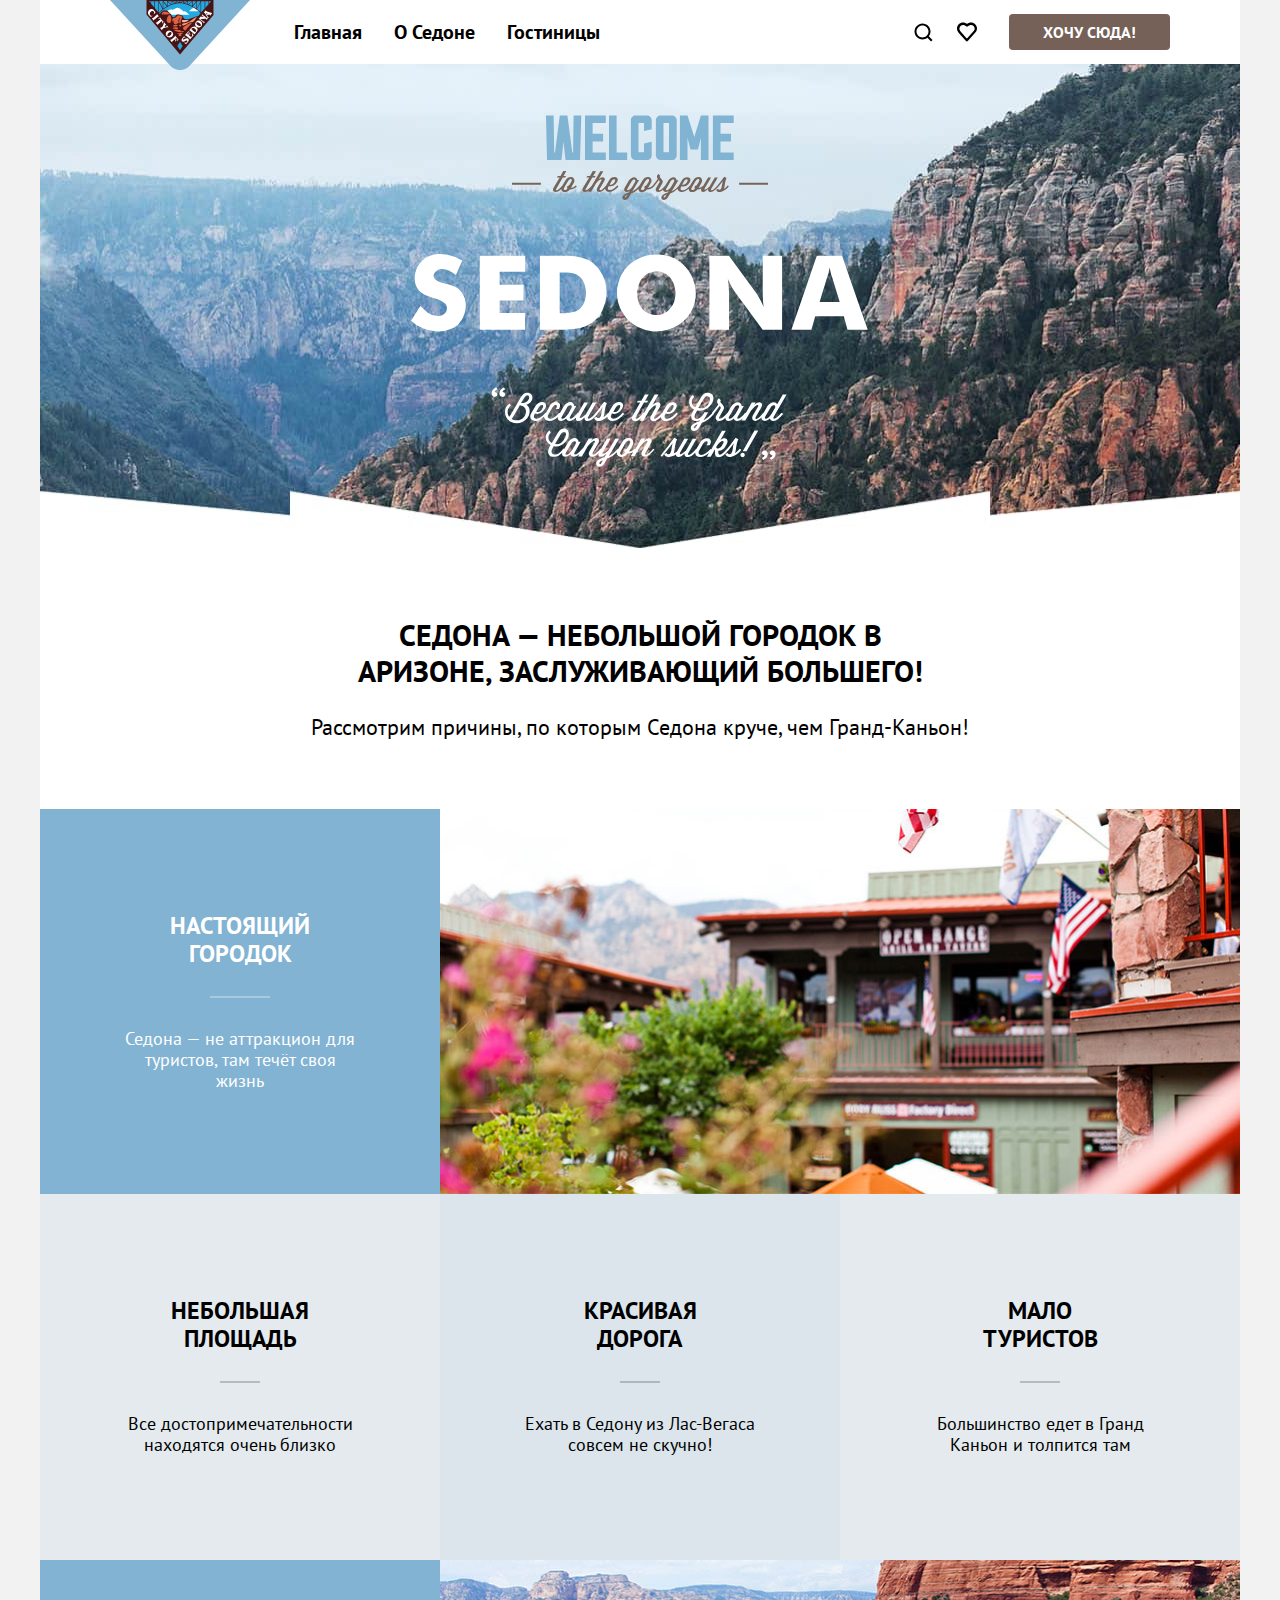
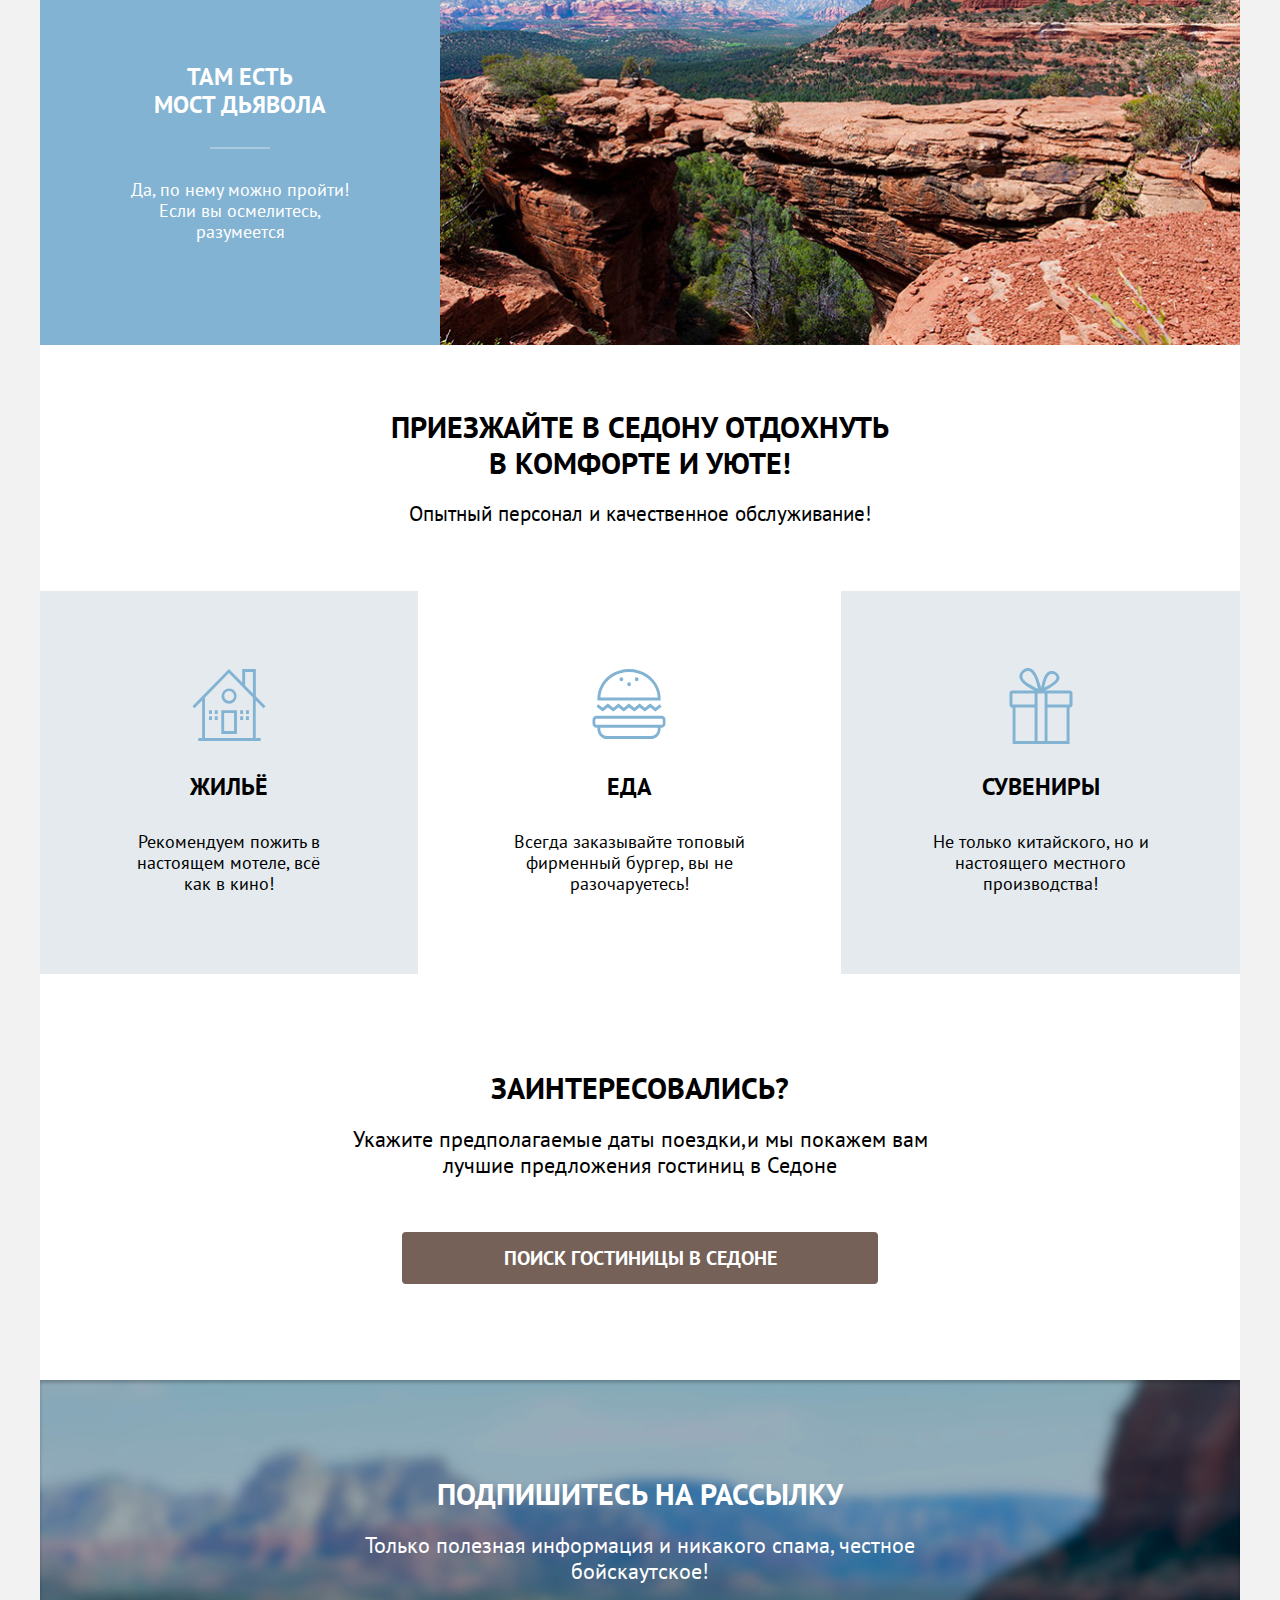
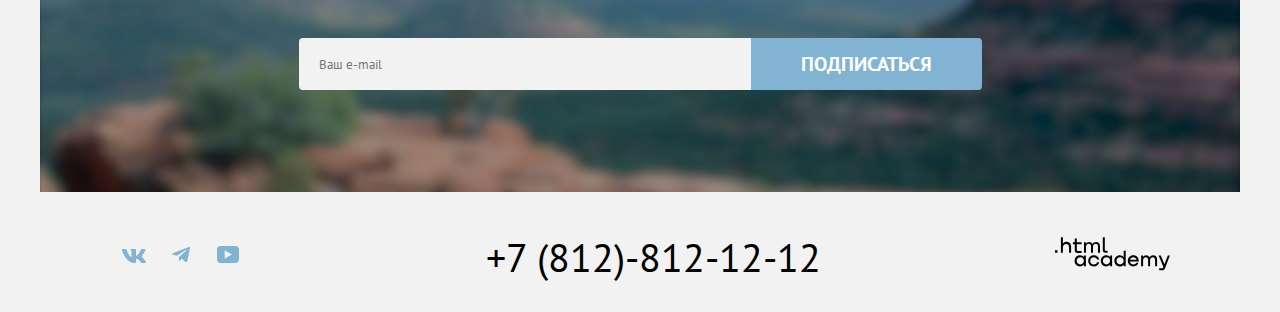
<file: index.html>
<!DOCTYPE html>
<html lang="ru">

  <head>
    <meta charset="utf-8">
    <title>HTML Academy: Седона</title>
    <link rel="stylesheet" href="Styles/styles.css">
  </head>
  <body>
    <header data-test="header" class="page-header">
      <nav class="navigation-header">
        <div class="logo-header">
          <a href="index.html" class="main-menu">
            <img src="img/logo-header.svg" class="logo-nav" alt="Логотип сайта Седоны" width="140" height="70.05">
          </a>
        </div>
        <ul class="navigation-menu">
          <li class="navigation-item">
            <a href="index.html" class="navigation-list">Главная</a>
          </li>
          <li class="navigation-item">
            <a href="#" class="navigation-list ">О Седоне</a>
          </li>
          <li class="navigation-item">
            <a href="catalog.html" class="navigation-list ">Гостиницы</a>
          </li>
        </ul>
        <ul class="navigation-user">
          <li class="search">
            <a href="#" class="search-link">
              <img src="img/search.svg" alt="Поиск" width="20px" height="20px">
            </a>
          </li>
          <li class="like">
            <a href="#" class="like-link">
              <img src="img/like.svg"  alt="Понравилось" width="20px" height="20px">
            </a>
          </li>
          <li class="button-header ">
            <a href="#" class="button-navigation">Хочу сюда!</a>
          </li>
        </ul>
      </nav>
    </header>
    <main data-test="main" class="main-container main-info">
      <div class="page-container">
        <div data-test="hero" class="hero">
          <h1 class="visually-hidden" >Седона городок в Аризоне</h1>
          <img class="welcome-sedona" src="img/welcome.svg" alt="Добро пожаловать в Седону" width="458" height="352">
        </div>
        <div class="small-town">
          <p class="more-sedona"> Седона — небольшой городок в  <br>  Аризоне, заслуживающий большего!</p>
          <p class="reason">Рассмотрим причины, по которым Седона круче, чем Гранд-Каньон!</p>
        </div>
        <section data-test="advantages">
          <ul class="main-info">
            <li class=" real-city">
              <H3 class="flex-header a-line-white">Настоящий городок</h3>
              <p class="text-revision">Седона — не аттракцион для туристов, там течёт своя жизнь</p>
            </li>
            <li class="real-city-picture">
              <img class="real-city-picture" src="img/real-town.jpg" alt="Дома в Аризоне" width="800" height="385">
            </li>
          </ul>
          <ul class="list-flex">
            <li class=" small-area">
              <h3 class="flex-header a-line">Небольшая площадь</h3>
              <p class="text-revision"> Все достопримечательности находятся очень близко</p>
            </li>
            <li class=" perfect-road">
              <h3 class="flex-header a-line">Красивая <br> дорога</h3>
              <P class="text-revision">Ехать в Седону из Лас-Вегаса совсем не скучно!</P>
            </li>
            <li class=" few-tourists">
              <h3 class="flex-header a-line"> Мало <br> туристов</h3>
              <p class="text-revision">Большинство едет в Гранд Каньон и толпится там</p>
            </li>
          </ul>
          <ul class="list-devi-s-bridge">
            <li class="devi-s-bridge">
              <h3 class="flex-header a-line-white"> Там есть <br> мост дьявола</h3>
              <p class="text-revision">Да, по нему можно пройти! Если вы осмелитесь, разумеется</p>
            </li>
            <li class="li-devi-s-bridge">
              <img class="picture-devi-s-bridge" src="img/devil's-bridge.jpg" alt="Мост дьявола" width="800"
                height="385">
            </li>
          </ul>
          <div class="come-to-sedona">
            <h2 class="header-come-to-sedona">Приезжайте в Седону отдохнуть <br> в комфорте и уюте!</h2>
            <p class="p-come-to-sedona">Опытный персонал и качественное обслуживание!</p>
          </div>
        <div class="ofer-list">
          <ul class="list-of-benefits">
            <li class="advantages-home">
              <h3 class="h-list-of-benefits">Жильё</h3>
              <p class="p-list-of-benefits">Рекомендуем пожить в настоящем мотеле, всё как в кино!</p>
            </li>
            <li class="advantages-food">
              <h3 class="h-list-of-benefits">Еда</h3>
              <p class="p-list-of-benefits">Всегда заказывайте топовый фирменный бургер, вы не разочаруетесь!</p>
            </li>
            <li class="advantages-present">
              <h3 class="h-list-of-benefits">Сувениры</h3>
              <p class="p-list-of-benefits">Не только китайского, но и настоящего местного производства!</p>
            </li>
          </ul>
        </div>
      </section>
        <section data-test="search" class="hotel-search">
          <h3 class="h-hotel-search">Заинтересовались?</h3>
          <p class="p-hotel-search">Укажите предполагаемые даты поездки,и мы покажем вам лучшие предложения гостиниц в
            Седоне</p>
          <a class="button button-search" href="#">Поиск гостиницы в Седоне</a>
        </section>
      </div>
    </main>
    <footer>
      <div data-test="subscribe" class="sending-mail1">
        <div class="text-subscribe">
          <h2 class="h-text-subscribe">Подпишитесь на рассылку</h2>
          <p class="p-text-subscribe">Только полезная информация и никакого спама, честное бойскаутское!</p>
          <div class="sending-mail">
            <form class="sending-mail" action="https://echo.htmlacademy.ru/" method="post">
              <input class="field" placeholder="Ваш e-mail" type="email" name="mailing-list" id="mailing-list" required>
              <button class="mailing-list button-blue-card" type="submit">подписаться</button>
            </form>
          </div>
        </div>
      </div>
      <section data-test="footer" class="footer-filling">
        <div class="footer-social">
          <ul class="list-footer-social">
            <li  class="social-link">
              <a  href="#">
                <svg class="social-link-button" xmlns="http://www.w3.org/2000/svg" width="24" height="14" viewBox="0 0 24 14"  fill="#83B3D3">
                  <path fill-rule="evenodd" clip-rule="evenodd" d="M23.45 0.948C23.616 0.402 23.45 0 22.655 0H20.03C19.362 0 19.054 0.347 18.887 0.73C18.887 0.73 17.552 3.926 15.661 6.002C15.049 6.604 14.771 6.795 14.437 6.795C14.27 6.795 14.019 6.604 14.019 6.057V0.948C14.019 0.292 13.835 0 13.279 0H9.151C8.734 0 8.483 0.304 8.483 0.593C8.483 1.214 9.429 1.358 9.526 3.106V6.904C9.526 7.737 9.373 7.888 9.039 7.888C8.149 7.888 5.984 4.677 4.699 1.003C4.45 0.288 4.198 0 3.527 0H0.9C0.15 0 0 0.347 0 0.73C0 1.412 0.89 4.8 4.145 9.281C6.315 12.341 9.37 14 12.153 14C13.822 14 14.028 13.632 14.028 12.997V10.684C14.028 9.947 14.186 9.8 14.715 9.8C15.105 9.8 15.772 9.992 17.33 11.467C19.11 13.216 19.403 14 20.405 14H23.03C23.78 14 24.156 13.632 23.94 12.904C23.702 12.18 22.852 11.129 21.725 9.882C21.113 9.172 20.195 8.407 19.916 8.024C19.527 7.533 19.638 7.314 19.916 6.877C19.916 6.877 23.116 2.451 23.449 0.948H23.45Z"/>
                  </svg>
              </a>
            </li>
            <li  class="social-link">
              <a  href="#">
                <svg class="social-link-button" xmlns="http://www.w3.org/2000/svg" width="18" height="16" viewBox="0 0 18 16"  fill="#83B3D3">
                  <path d="M16.785 0.0992597L0.840489 6.24776C-0.247661 6.68481 -0.241365 7.29184 0.640845 7.56253L4.73445 8.83953L14.2058 2.8637C14.6537 2.59121 15.0629 2.7378 14.7265 3.03636L7.05283 9.96185H7.05103L7.05283 9.96275L6.77045 14.1823C7.18413 14.1823 7.36669 13.9925 7.59871 13.7686L9.58705 11.8351L13.7229 14.89C14.4855 15.31 15.0332 15.0941 15.2229 14.1841L17.9379 1.38885C18.2158 0.274623 17.5126 -0.229883 16.785 0.0992597Z" />
                </svg>
              </a>
            </li>
            <li  class="social-link">
              <a  href="#">
                <svg class="social-link-button" xmlns="http://www.w3.org/2000/svg" width="22" height="17" viewBox="0 0 22 17"  fill="#83B3D3">
                  <path d="M18.607 0H3.17413C1.31343 0 0 1.59375 0 3.4V13.4937C0 15.4062 1.31343 17 3.17413 17H18.8259C20.4677 17 22 15.4062 22 13.6V3.4C21.7811 1.59375 20.4677 0 18.607 0ZM7.66169 12.5375V4.4625L14.995 8.5L7.66169 12.5375Z"/>
                </svg>
              </a>
            </li>
          </ul>
        </div>
        <div class="number">
          <a class="tel-number" href="tel:+78128121212">+7 (812)-812-12-12</a>
        </div>
        <div class="autor">
          <a href="https://htmlacademy.ru/profession/frontender" class="logo-html-academy">
            <svg class="logo" width="115" height="34" viewbox="0 0 115 34" fill="#000000"><g filter="url(#a)">
            <path d="M0 13.256v2.6h2.5v-2.6H0ZM11.6 4.856c-1.6 0-2.8.7-3.6 1.7h-.1v-6.2h-2v15.5h2v-5.3c0-2.1 1.3-3.6 3.3-3.6 1.8 0 2.9 1.4 2.9 3.2v5.7h2v-6.1c.1-3-1.8-4.9-4.5-4.9ZM26.6 5.156h-4.8v-3.7h-2v3.8h-1.9v2h1.9v6c0 1.7 1 2.7 2.7 2.7h4.1v-2h-3.7c-.7 0-1.1-.4-1.1-1.1v-5.7h4.8v-2ZM41.1 4.956c-1.6 0-2.9.8-3.5 2.1h-.1c-.6-1.2-1.8-2.1-3.4-2.1-1.4 0-2.5.8-3.1 1.8h-.1v-1.6H29v10.6h2v-5.4c0-2 1-3.5 2.6-3.5 1.5 0 2.4 1 2.4 2.6v6.3h2v-5.6c0-2.4 1.4-3.3 2.6-3.3 1.5 0 2.4 1 2.4 2.6v6.3h2v-6.5c.1-2.5-1.4-4.3-3.9-4.3ZM47.8 13.056c0 1.7 1 2.7 2.8 2.7h2v-2h-1.7c-.7 0-1.1-.4-1.1-1.1V.356h-2v12.7ZM28.9 20.056c-.9-1.1-2.2-1.8-3.9-1.8-3.1 0-5.4 2.3-5.4 5.6s2.3 5.6 5.4 5.6c1.8 0 3-.8 3.8-1.9h.1v1.6h2v-10.6h-2v1.5Zm-3.6 7.4c-2.2 0-3.6-1.6-3.6-3.6s1.4-3.6 3.6-3.6 3.6 1.6 3.6 3.6c0 1.9-1.4 3.6-3.6 3.6ZM44.2 22.356c-.5-2.4-2.6-4.1-5.4-4.1-3.4 0-5.6 2.5-5.6 5.6 0 3.1 2.2 5.6 5.6 5.6 2.8 0 4.9-1.8 5.4-4.2h-2.1c-.4 1.3-1.7 2.3-3.3 2.3-2.2 0-3.6-1.6-3.6-3.6s1.4-3.6 3.6-3.6c1.6 0 2.8 1 3.3 2.2h2.1v-.2ZM55.1 20.056c-.9-1.1-2.2-1.8-3.9-1.8-3.1 0-5.4 2.3-5.4 5.6s2.3 5.6 5.4 5.6c1.8 0 3-.8 3.8-1.9h.1v1.6h2v-10.6h-2v1.5Zm-3.6 7.4c-2.2 0-3.6-1.6-3.6-3.6s1.4-3.6 3.6-3.6 3.6 1.6 3.6 3.6c0 1.9-1.5 3.6-3.6 3.6ZM68.7 20.156c-.9-1.1-2.2-1.9-3.9-1.9-3.1 0-5.4 2.3-5.4 5.6s2.2 5.6 5.4 5.6c1.7 0 3-.8 3.8-1.8h.1v1.5h2v-15.4h-2v6.4Zm-3.6 7.3c-2.2 0-3.6-1.6-3.6-3.6s1.4-3.6 3.6-3.6 3.6 1.6 3.6 3.6c-.1 2-1.5 3.6-3.6 3.6ZM78.3 18.256c-3.3 0-5.5 2.5-5.5 5.6 0 3 2.1 5.6 5.5 5.6 2.5 0 4.5-1.3 5.2-3.6h-2.1c-.5 1-1.6 1.6-3 1.6-1.9 0-3.3-1.3-3.4-2.9h8.8c.2-3.6-2-6.3-5.5-6.3Zm0 1.9c1.7 0 3 1 3.3 2.6h-6.5c.3-1.5 1.5-2.6 3.2-2.6ZM98.2 18.256c-1.6 0-2.9.8-3.6 2h-.1c-.6-1.2-1.8-2-3.4-2-1.4 0-2.5.7-3.1 1.8v-1.5h-1.9v10.6h2v-5.4c0-2 1-3.4 2.6-3.5 1.5 0 2.4 1 2.4 2.6v6.3h2v-5.6c0-2.4 1.4-3.3 2.6-3.3 1.5 0 2.4 1 2.4 2.6v6.3h2v-6.5c.1-2.6-1.4-4.4-3.9-4.4ZM109.4 27.356l-3.6-8.9h-2.2l4.8 11.6c-.3.9-.7 1.2-1.7 1.2h-2.5v2h2.5c1.8 0 2.8-.8 3.5-2.6l4.7-12.2h-2.1l-3.4 8.9Z"/></svg></span>

          </a>
        </div>
        </div>
      </section>
    </footer>
  </body>
</html>
</file>
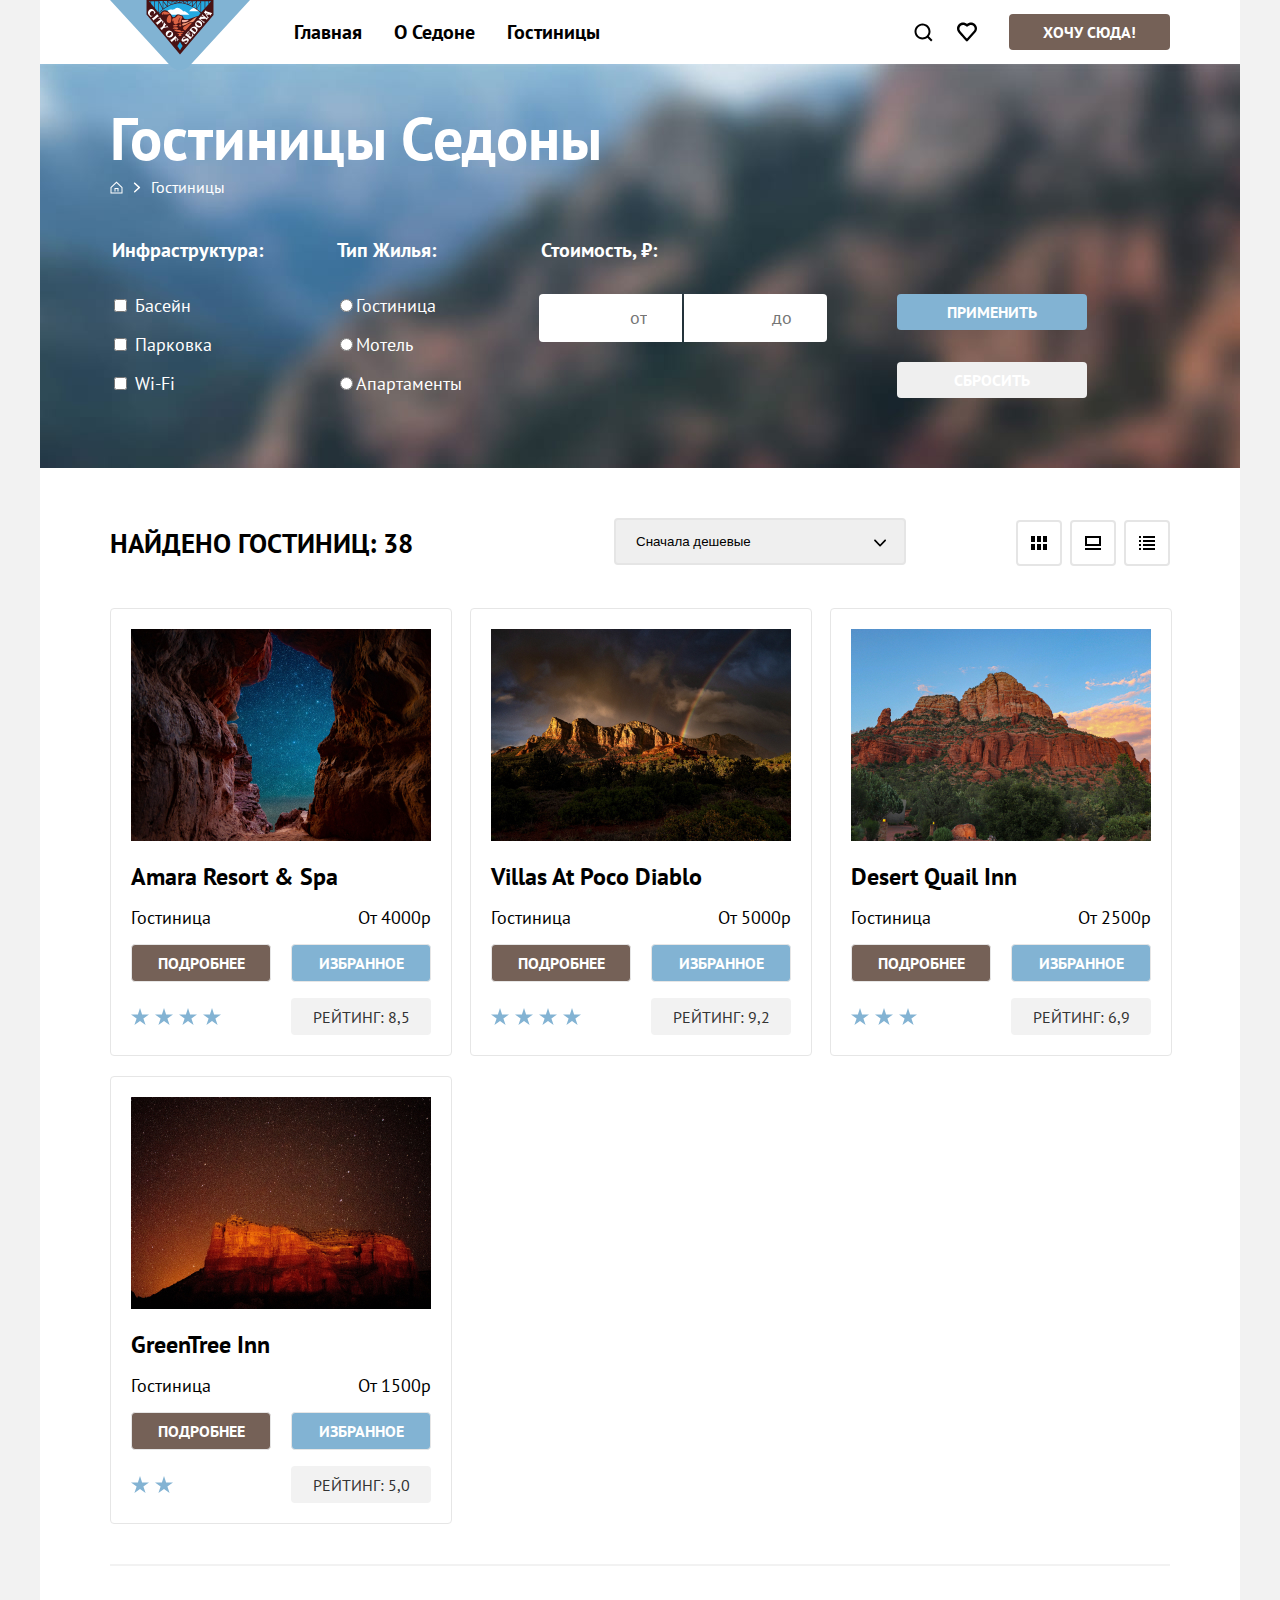
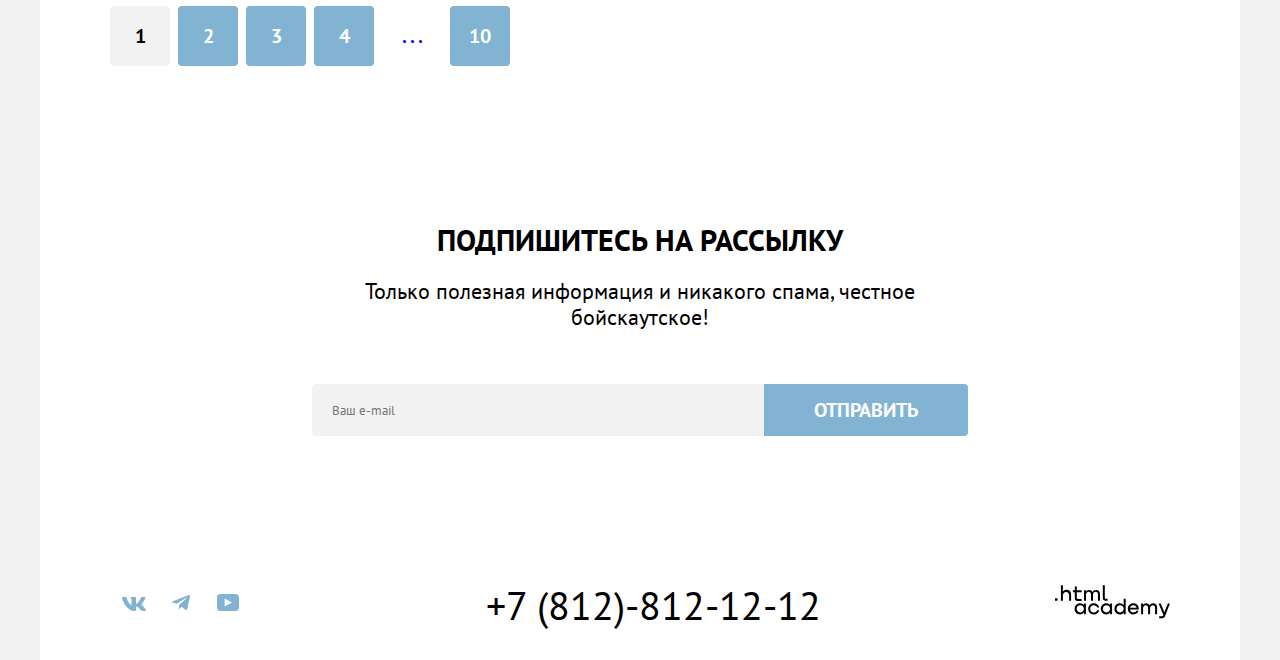
<file: catalog.html>
<!DOCTYPE html>
<html lang="ru">

  <head>
    <meta charset="utf-8">
    <title>HTML Academy: Седона</title>
    <link rel="stylesheet" href="Styles/styles.css">
  </head>
  <body>
    <header data-test="header" class="page-header">
      <nav class="navigation-header">
        <div class="logo-header">
          <a href="index.html" class="main-menu">
            <img src="img/logo-header.svg" class="logo-nav" alt="Логотип сайта Седоны" width="140" height="70.05">
          </a>
        </div>
        <ul class="navigation-menu">
          <li class="navigation-item">
            <a href="index.html" class="navigation-list">Главная</a>
          </li>
          <li class="navigation-item">
            <a href="#" class="navigation-list">О Седоне</a>
          </li>
          <li class="navigation-item">
            <a href="catalog.html" class="navigation-list">Гостиницы</a>
          </li>
        </ul>
        <ul class="navigation-user">
          <li class="search">
            <a href="#" class="search-link">
              <img src="img/search.svg" alt="Поиск" width="20px" height="20px">
            </a>
          </li>
          <li class="like">
            <a href="#" class="like-link">
              <img src="img/like.svg"  alt="Понравилось" width="20px" height="20px">
            </a>
          </li>
          <li class="button-header ">
            <a href="#" class="button-navigation">Хочу сюда!</a>
          </li>
        </ul>
      </nav>
    </header>
    <main>
      <section data-test="main" class="attribute-filters">
        <div class="main-crumbs">
          <h1 class="inner-header-title">Гостиницы Седоны</h1>
          <form class="form-price" action="https://echo.htmlacademy.ru/" method="post">
            <h2 class="visually-hidden">Фильтры атрибутов гостиницы</h2>
            <ol class="breadcrumbs-items">
              <li class="breadcrumbs">
                <a href="index.html" class="breadcrumbs svg-breadcrumbs-home">
                  <span class="breadcrumbs" alt="Главная">
                    <svg class="svg-breadcrumbs-home " xmlns="http://www.w3.org/2000/svg" width="13" height="13" viewBox="0 0 13 13" fill="white">
                      <path d="M6.5 0.5L0.5 6.30006V12.5001H12.5V6.30006L6.5 0.5ZM11.5 11.5001H1.5V6.70005L6.5 1.9L11.5 6.70005V11.5001Z"/>
                      <path d="M4.5 10.5001H5.5V8.00005H7.5V10.5001H8.5V7.00005H4.5V10.5001Z" />
                    </svg>
                    <img src="img/breadcrumbs.svg" alt="breadcrumbs-row" class="svg-breadcrumbs">
                  </span>
                </a>
              </li>
              <li class="breadcrumbs-hotel breadcrumbs">
                <a href="#" class="breadcrumbs">Гостиницы</a>
              </li>
            </ol>
        </div>
        <div data-test="filter" class="more-form">
          <form>
            <fieldset class="infrastructure-form">
              <legend class="infa">Инфраструктура:</legend>
              <ul class="infrastructure-form-list removed-points">
                <li class="infrastructure-items">
                  <label>
                    <input type="checkbox" name="pool"> Басейн
                  </label>
                </li>
                <li class="infrastructure-items">
                  <label>
                    <input type="checkbox" name="parking"> Парковка
                  </label>
                </li>
                <li class="infrastructure-items">
                  <label>
                    <input type="checkbox" name="Wi-Fi"> Wi-Fi
                  </label>
                </li>
              </ul>
            </fieldset>
            <fieldset class="house-attributes">
              <legend class="infa-home">Тип жилья:</legend>
              <ul class="house-attributes-list removed-points">
                <li class="type-house">
                  <label>
                    <input type="radio" name="type-of-housing">Гостиница
                  </label>
                </li>
                <li class="type-house">
                  <label>
                    <input type="radio" name="type-of-housing">Мотель
                  </label>
                </li>
                <li class="type-house">
                  <label>
                    <input type="radio" name="type-of-housing">Апартаменты
                  </label>
                </li>
              </ul>
            </fieldset>
            <fieldset class="infa-price-list">
              <legend class="infa-price">Стоимость, ₽:</legend>
              <div class="button-price-filter">
              <input class="text-price-left text-price-style" type="number" id="form-price-min" name="price-min" placeholder="От">
              <input class="text-price-right text-price-style" type="number" id="form-price-max" name="price-max" placeholder="До">
              </div>
            </fieldset>
            <div class="button-filter">
            <button class="button-price button-blue-card" type="submit">Применить</button>
            <button class="button-price-two" type="reset">сбросить</button>
            </div>
          </form>
        </div>
      </section>
      <section data-test="catalog" class="catalog-menu">
        <div class="hotels-found">
          <h2 class="hotels-found-h">Найдено гостиниц: 38</h2>
          <div class="select-wrapper">
          <select class="select-hotels-found" name="theme">
            <option value="cheap-first">Сначала дешевые</option>
            <option value="expensive-first">Сначала дорогие</option>
          </select>
          </div>
          <ul class="hotels-found-ul">
            <li>
              <a href="#" class="filter-buttons button-visualy-hidden">
                <img src="img/vector5.svg" width="16" height="14" alt="Карточки">
              </a>
            </li>
            <li>
              <a href="#" class=" filter-buttons reading-mode">
                <img src="img/vector6.svg" width="16" height="14" alt="Чтение">
              </a>
            </li>
            <li>
              <a href="#" class="filter-buttons list-per-page">
                <img src="img/vector7.svg" width="16" height="14" alt="Список">
              </a>
            </li>
          </ul>
        </div>
        <div class="catalog-block">
          <ul class="catalog-block-list">
            <li class="card">
              <a class="picture" href="#">
                <img src="img/hotel/hotel-1.jpg" alt="звездное небо в скалах" width="300" height="212">
              </a>
              <div class="grid-card">
              <a class="picture-a" href="#">
                <h3 class="picture-name">Amara Resort & Spa</h3>
              </a>
              <p class="hotel-card">Гостиница</p>
              <p class="price-card">От 4000р</p>
              <button class="button-card-more button-brown-card">Подробнее</button>
              <button class="button-card-favorites button-blue-card">Избранное</button>
              <div class="star-card-1"></div>
              <p class="rating">Рейтинг: 8,5</p>
            </div>
            </li>
            <li class="card">
              <a class="picture" href="#">
                <img src="img/hotel/hotel-2.jpg" alt="радуга в горах" width="300px" height="212">
              </a>
              <div class="grid-card">
              <a class="picture-a" href="#">
                <h3 class="picture-name">Villas at Poco Diablo</h3>
              </a>
              <p class="hotel-card">Гостиница</p>
              <p class="price-card">От 5000р</p>
              <button class="button-card-more button-brown-card">Подробнее</button>
              <button class="button-card-favorites button-blue-card">Избранное</button>
              <div class="star-card-2"></div>
              <p class="rating">Рейтинг: 9,2</p>
            </div>
            </li>
            <li class="card">
              <a class="picture" href="#">
                <img src="img/hotel/hotel-3.jpg" alt="рассвет на горе" width="300" height="212">
              </a>
              <div class="grid-card">
              <a class="picture-a" href="#">
                <h3 class="picture-name">Desert Quail Inn</h3>
              </a>
              <p class="hotel-card">Гостиница</p>
              <p class="price-card">От 2500р</p>
              <button class="button-card-more button-brown-card">Подробнее</button>
              <button class="button-card-favorites button-blue-card">Избранное</button>
              <div class="star-card-3"></div>
              <p class="rating">Рейтинг: 6,9</p>
              </div>
            </li>
            <li class="card">
              <a class="picture" href="#">
                <img src="img/hotel/hotel-4.jpg" alt="закат в горах" width="300" height="212">
              </a>
              <div class="grid-card">
              <a class="picture-a" href="#">
                <h3 class="picture-name">GreenTree Inn</h3>
              </a>
              <p class="hotel-card">Гостиница</p>
              <p class="price-card">От 1500р</p>
              <button class="button-card-more button-brown-card">Подробнее</button>
              <button class="button-card-favorites button-blue-card">Избранное</button>
              <div class="star-card-4"></div>
              <p class="rating">Рейтинг: 5,0</p>
              </div>
            </li>

          </ul>
        </div>
        <div class="pagination-container">
          <ul class="pagination">
            <li><a href="#" class="pagination-button-1">1</a></li>
            <li><a href="#" class="pagination-button">2</a></li>
            <li><a href="#" class="pagination-button">3</a></li>
            <li><a href="#" class="pagination-button">4</a></li>
            <li><a href="#" class="pagination-plug">. . .</a></li>
            <li><a href="#" class="pagination-button">10</a></li>
          </ul>
        </div>
      </section>
    </main>
    <footer class="footer-in-catalog">
      <div data-test="subscribe" class="sending-mail">
        <div class="text-subscribe1">
          <h2 class="h-text-subscribe">Подпишитесь на рассылку</h2>
          <p class="p-text-subscribe">Только полезная информация и никакого спама, честное бойскаутское!</p>
          <div class="sending-mail">
            <form class="sending-mail" action="https://echo.htmlacademy.ru/" method="post">
              <input class="field" placeholder="Ваш e-mail" type="email" name="mailing-list" id="mailing-list" required>
              <button class="mailing-list  button-blue-card" type="submit">отправить</button>
            </form>
          </div>
        </div>
      </div>
      <section data-test="footer" class="footer-filling">
       <div class="footer-social">
        <ul class="list-footer-social">
          <li  class="social-link">
            <a  href="#">
              <svg class="social-link-button" xmlns="http://www.w3.org/2000/svg" width="24" height="14" viewBox="0 0 24 14"  fill="#83B3D3">
                <path fill-rule="evenodd" clip-rule="evenodd" d="M23.45 0.948C23.616 0.402 23.45 0 22.655 0H20.03C19.362 0 19.054 0.347 18.887 0.73C18.887 0.73 17.552 3.926 15.661 6.002C15.049 6.604 14.771 6.795 14.437 6.795C14.27 6.795 14.019 6.604 14.019 6.057V0.948C14.019 0.292 13.835 0 13.279 0H9.151C8.734 0 8.483 0.304 8.483 0.593C8.483 1.214 9.429 1.358 9.526 3.106V6.904C9.526 7.737 9.373 7.888 9.039 7.888C8.149 7.888 5.984 4.677 4.699 1.003C4.45 0.288 4.198 0 3.527 0H0.9C0.15 0 0 0.347 0 0.73C0 1.412 0.89 4.8 4.145 9.281C6.315 12.341 9.37 14 12.153 14C13.822 14 14.028 13.632 14.028 12.997V10.684C14.028 9.947 14.186 9.8 14.715 9.8C15.105 9.8 15.772 9.992 17.33 11.467C19.11 13.216 19.403 14 20.405 14H23.03C23.78 14 24.156 13.632 23.94 12.904C23.702 12.18 22.852 11.129 21.725 9.882C21.113 9.172 20.195 8.407 19.916 8.024C19.527 7.533 19.638 7.314 19.916 6.877C19.916 6.877 23.116 2.451 23.449 0.948H23.45Z"/>
                </svg>
            </a>
          </li>
          <li  class="social-link">
            <a  href="#">
              <svg class="social-link-button" xmlns="http://www.w3.org/2000/svg" width="18" height="16" viewBox="0 0 18 16"  fill="#83B3D3">
                <path d="M16.785 0.0992597L0.840489 6.24776C-0.247661 6.68481 -0.241365 7.29184 0.640845 7.56253L4.73445 8.83953L14.2058 2.8637C14.6537 2.59121 15.0629 2.7378 14.7265 3.03636L7.05283 9.96185H7.05103L7.05283 9.96275L6.77045 14.1823C7.18413 14.1823 7.36669 13.9925 7.59871 13.7686L9.58705 11.8351L13.7229 14.89C14.4855 15.31 15.0332 15.0941 15.2229 14.1841L17.9379 1.38885C18.2158 0.274623 17.5126 -0.229883 16.785 0.0992597Z" />
              </svg>
            </a>
          </li>
          <li  class="social-link">
            <a  href="#">
              <svg class="social-link-button" xmlns="http://www.w3.org/2000/svg" width="22" height="17" viewBox="0 0 22 17"  fill="#83B3D3">
                <path d="M18.607 0H3.17413C1.31343 0 0 1.59375 0 3.4V13.4937C0 15.4062 1.31343 17 3.17413 17H18.8259C20.4677 17 22 15.4062 22 13.6V3.4C21.7811 1.59375 20.4677 0 18.607 0ZM7.66169 12.5375V4.4625L14.995 8.5L7.66169 12.5375Z"/>
              </svg>
            </a>
          </li>
        </ul>
        </div>
        <div class="number">
          <a class="tel-number" href="tel:+78128121212">+7 (812)-812-12-12</a>
        </div>
        <div class="autor">
          <a href="https://htmlacademy.ru/profession/frontender" class="logo-html-academy">
            <svg class="logo" width="115" height="34" viewbox="0 0 115 34" fill="#000000"><g filter="url(#a)">
            <path d="M0 13.256v2.6h2.5v-2.6H0ZM11.6 4.856c-1.6 0-2.8.7-3.6 1.7h-.1v-6.2h-2v15.5h2v-5.3c0-2.1 1.3-3.6 3.3-3.6 1.8 0 2.9 1.4 2.9 3.2v5.7h2v-6.1c.1-3-1.8-4.9-4.5-4.9ZM26.6 5.156h-4.8v-3.7h-2v3.8h-1.9v2h1.9v6c0 1.7 1 2.7 2.7 2.7h4.1v-2h-3.7c-.7 0-1.1-.4-1.1-1.1v-5.7h4.8v-2ZM41.1 4.956c-1.6 0-2.9.8-3.5 2.1h-.1c-.6-1.2-1.8-2.1-3.4-2.1-1.4 0-2.5.8-3.1 1.8h-.1v-1.6H29v10.6h2v-5.4c0-2 1-3.5 2.6-3.5 1.5 0 2.4 1 2.4 2.6v6.3h2v-5.6c0-2.4 1.4-3.3 2.6-3.3 1.5 0 2.4 1 2.4 2.6v6.3h2v-6.5c.1-2.5-1.4-4.3-3.9-4.3ZM47.8 13.056c0 1.7 1 2.7 2.8 2.7h2v-2h-1.7c-.7 0-1.1-.4-1.1-1.1V.356h-2v12.7ZM28.9 20.056c-.9-1.1-2.2-1.8-3.9-1.8-3.1 0-5.4 2.3-5.4 5.6s2.3 5.6 5.4 5.6c1.8 0 3-.8 3.8-1.9h.1v1.6h2v-10.6h-2v1.5Zm-3.6 7.4c-2.2 0-3.6-1.6-3.6-3.6s1.4-3.6 3.6-3.6 3.6 1.6 3.6 3.6c0 1.9-1.4 3.6-3.6 3.6ZM44.2 22.356c-.5-2.4-2.6-4.1-5.4-4.1-3.4 0-5.6 2.5-5.6 5.6 0 3.1 2.2 5.6 5.6 5.6 2.8 0 4.9-1.8 5.4-4.2h-2.1c-.4 1.3-1.7 2.3-3.3 2.3-2.2 0-3.6-1.6-3.6-3.6s1.4-3.6 3.6-3.6c1.6 0 2.8 1 3.3 2.2h2.1v-.2ZM55.1 20.056c-.9-1.1-2.2-1.8-3.9-1.8-3.1 0-5.4 2.3-5.4 5.6s2.3 5.6 5.4 5.6c1.8 0 3-.8 3.8-1.9h.1v1.6h2v-10.6h-2v1.5Zm-3.6 7.4c-2.2 0-3.6-1.6-3.6-3.6s1.4-3.6 3.6-3.6 3.6 1.6 3.6 3.6c0 1.9-1.5 3.6-3.6 3.6ZM68.7 20.156c-.9-1.1-2.2-1.9-3.9-1.9-3.1 0-5.4 2.3-5.4 5.6s2.2 5.6 5.4 5.6c1.7 0 3-.8 3.8-1.8h.1v1.5h2v-15.4h-2v6.4Zm-3.6 7.3c-2.2 0-3.6-1.6-3.6-3.6s1.4-3.6 3.6-3.6 3.6 1.6 3.6 3.6c-.1 2-1.5 3.6-3.6 3.6ZM78.3 18.256c-3.3 0-5.5 2.5-5.5 5.6 0 3 2.1 5.6 5.5 5.6 2.5 0 4.5-1.3 5.2-3.6h-2.1c-.5 1-1.6 1.6-3 1.6-1.9 0-3.3-1.3-3.4-2.9h8.8c.2-3.6-2-6.3-5.5-6.3Zm0 1.9c1.7 0 3 1 3.3 2.6h-6.5c.3-1.5 1.5-2.6 3.2-2.6ZM98.2 18.256c-1.6 0-2.9.8-3.6 2h-.1c-.6-1.2-1.8-2-3.4-2-1.4 0-2.5.7-3.1 1.8v-1.5h-1.9v10.6h2v-5.4c0-2 1-3.4 2.6-3.5 1.5 0 2.4 1 2.4 2.6v6.3h2v-5.6c0-2.4 1.4-3.3 2.6-3.3 1.5 0 2.4 1 2.4 2.6v6.3h2v-6.5c.1-2.6-1.4-4.4-3.9-4.4ZM109.4 27.356l-3.6-8.9h-2.2l4.8 11.6c-.3.9-.7 1.2-1.7 1.2h-2.5v2h2.5c1.8 0 2.8-.8 3.5-2.6l4.7-12.2h-2.1l-3.4 8.9Z"/></svg></span>
          </a>
        </div>
        </div>
      </section>
    </footer>
  </body>

</html>
</file>
<file: Styles/styles.css>
@font-face {
    font-family: "PT Sans";
    font-style: normal;
    font-weight: 400;
    src: url("../fonts/ptsans-400.woff2") format("woff2");
    font-display: swap;
}

@font-face {
    font-family: "PT Sans";
    font-style: normal;
    font-weight: 700;
    src: url("../fonts/ptsans-700.woff2") format("woff2");
    font-display: swap;
}



body {
    font-family: "PT Sans", sans-serif;
    color: #000000;
    font-size: 18px;
    line-height: 24px;
    width: 1200px;
    margin: 0 auto;
    display: flex;
    flex-direction: column;
    min-height: 100%;
}

html {
    height: 100%;
    max-width: 1200px;
    margin: 0 auto;
    background-color: #F2F2F2;
}

.hero {
    background-image: url(../img/main-mountains.jpg);
    background-repeat: no-repeat;
    background-size: 100% 100%;
    background-position: center center;
    background-color: #000000;
}


.navigation-header {
    display: flex;
    margin: 0 auto;
    width: 1200px;
    background-color: #ffffff
}

.logo-header {
    margin-left: 70px;
}

.welcome-sedona {
    display: block;
    margin: 0 auto;
    padding: 51px 371px 81px;


}

.page-container {
    width: 1200px;
    margin: 0 auto;
}



.navigation-user {
    padding: 0;
    margin: 0;
    display: flex;
    flex-direction: row;
    margin-left: auto;
    list-style-type: none;
    margin-right: 70px;
    align-self: center;
}

.search-link {
    display: block;
    height: 20px;
    width: 20px;
    padding: 22px 12px;
}

.like-link {
    display: block;
    height: 20px;
    width: 20px;
    padding: 22px 12px;
}

.navigation-menu {
    display: flex;
    margin: 0;
    padding: 0;
    list-style-type: none;
    flex-wrap: wrap;
    margin-left: 168px;
}

.main-menu {
    display: flex;
}

.logo-nav {
    position: absolute;
}

.navigation-list {
    display: block;
    padding: 20px 16px;
}

.main-container {
    flex-grow: 1;
}

.small-town {
    background-color: #ffffff;
}

.small-town {
    padding-top: 69px;
    padding-bottom: 69px;
    gap: 25px;
}

.more-sedona {
    font-family: "PT Sans", sans-serif;
    font-size: 30px;
    line-height: 36px;
    font-weight: 700;
    text-align: center;
    color: #000000;
    text-transform: uppercase;
    margin: 0;
    padding-bottom: 25px;
}

.reason {
    font-family: "PT Sans", sans-serif;
    font-size: 22px;
    line-height: 26px;
    font-weight: 400;
    text-align: center;
    color: #000000;
    margin: 0;
}


.sending-mail1 {
    background-image: url(../img/subscribe1.png);
    background-repeat: no-repeat;
    background-size: cover;
    background-position: center center;
    background-color: #ffffff;
    height: 412px;
}

.field {
    display: flex;
    width: 412px;
    padding: 12px 20px;
    border-radius: 4px 0 0 4px;
    border: none;
    background-color: #F2F2F2;
    flex: 1 0 0;
    outline: none;
}

.mailing-list {
    display: inline-flex;
    padding: 8px 50px;
    justify-content: center;
    align-items: center;
    background-color: #82B3D3;
    color: #FFFFFF;
    border-radius: 0 4px 4px 0;
    border: none;
    text-transform: uppercase;
    font-family: "PT Sans", sans-serif;
    font-size: 20px;
    font-style: normal;
    font-weight: 700;
    line-height: 36px;
    text-align: center;
}

.advantages-home {
    background-image: url(../img/home.svg);
    background-repeat: no-repeat;
    background-size: 75px 72px;
    background-color: #ffffff;
    padding: 1px;
    background-position: 50% 25%;
}

.advantages-food {
    background-image: url(../img/food.svg);
    background-repeat: no-repeat;
    background-size: 74px 70px;
    background-color: #ffffff;
    padding: 1px;
    background-position: 50% 25%;
}

.advantages-present {
    background-image: url(../img/present.svg);
    background-repeat: no-repeat;
    background-size: 64px 76px;
    background-color: #ffffff;
    padding: 1px;
    background-position: 50% 25%;
}

.navigation-list {
    font-family: "PT Sans", sans-serif;
    font-size: 20px;
    line-height: 24px;
    font-weight: 700;
    text-align: center;
    color: #000000;
    text-transform: capitalize;
    text-decoration: none;
}

.button-header{
    align-self: center;
}

.button-navigation {
    display: flex;
    font-family: "PT Sans", sans-serif;
    font-size: 16px;
    line-height: 20px;
    font-weight: 700;
    border-radius: 4px;
    text-align: center;
    font-style: normal;
    color: #ffffff;
    background-color: #756157;
    text-decoration: none;
    text-transform: uppercase;
    padding: 8px 34px;
    margin-left: 20px;

}




.tel-number {
    font-family: "PT Sans", sans-serif;
    font-size: 40px;
    line-height: 40px;
    font-weight: 100;
    text-align: center;
    text-decoration: none;
    color: #000000;
    display: flex;


}


.field,
.visually-hidden {
    font-family: "PT Sans", sans-serif;
}

.attribute-filters {
    background-image: url(../img/mountains-directory.jpg);
    background-repeat: no-repeat;
    background-size: 100% 100%;
    background-position: center center;
    background-color: #000000;
}

.breadcrumbs {
    font-family: "PT Sans", sans-serif;
    font-size: 16px;
    line-height: 21px;
    font-weight: 400;
    color: #ffffff;
    text-transform: capitalize;
    text-decoration: none;
    display: flex;
    list-style-type: none;
    margin: 0;
    padding: 0;
}

.breadcrumbs-items {
    display: flex;
    align-self: center;
    flex-wrap: wrap;
    padding-left: 0;
    margin: 0;
    margin-bottom: 40px;
}

.svg-breadcrumbs-home {
    display: flex;
    padding-right: 10px;
    justify-content: center;
    align-self: center;
}

.infrastructure-form {
    font-family: "PT Sans", sans-serif;
    font-size: 18px;
    line-height: 23px;
    font-weight: 400;
    color: #ffffff;
    text-transform: capitalize;
    margin: 0;
    list-style-type: none;
}

.house-attributes {
    font-family: "PT Sans", sans-serif;
    font-size: 18px;
    line-height: 23px;
    font-weight: 400;
    color: #ffffff;
    text-transform: capitalize;
}


.text-price {
    font-family: "PT Sans", sans-serif;
    font-size: 18px;
    line-height: 23px;
    font-weight: 400;
    color: #ffffff;
}

/* Cетка преимуществ на главной */
.main-info {
    display: flex;
    flex-direction: row;
    max-width: 1200px;
    padding: 0;
    margin: 0;

}

.real-city {
    padding: 103px 85px;
    margin: 0;
    color: #ffffff;
    background-color: #82B3D3;
    list-style-type: none;
}

.list-flex {
    display: flex;
    flex-direction: row;
    max-width: 1200px;
    padding: 0;
    margin: 0;
    list-style-type: none;

}


.small-area {
    padding: 103px 85px;
    margin: 0;
    background-color: #83B3D31F;
    flex-direction: column;
    min-width: 230px;
    min-height: 160px;
}

.perfect-road {
    padding: 103px 85px;
    margin: 0;
    background-color: #83B3D333;
    flex-direction: column;
    min-width: 230px;
    min-height: 160px;
}

.few-tourists {
    padding: 103px 85px;
    margin: 0;
    background-color: #83B3D31F;
    flex-direction: column;
    min-width: 230px;
    min-height: 160px;
}

.list-devi-s-bridge {
    display: flex;
    padding: 0;
    margin: 0;
    flex-direction: 0;
    max-width: 1200px;
    list-style-type: none;

}

.devi-s-bridge {
    padding: 103px 85px;
    margin: 0;
    background-color: #82B3D3;
    color: #ffffff;
    flex-direction: column;
}

.text-revision {
    text-align: center;
    flex-direction: column;
    line-height: 21px;
    margin: 0;
    margin-top: 30px;
}

.flex-header {
    text-transform: uppercase;
    font-size: 24px;
    line-height: 28px;
    font-weight: 700;
    text-align: center;
    margin: 0;
    padding-bottom: 30px;

}

.real-city-picture {
    display: block;
}

.picture-devi-s-bridge {
    display: block;
}

.li-devi-s-bridge {
    list-style-type: none;
}

/* контейнер под главной сеткой */
.come-to-sedona {
    background-color: #ffffff;
    max-width: 1200px;
    padding: 64px 0;
}

.header-come-to-sedona {
    text-transform: uppercase;
    font-size: 30px;
    line-height: 36px;
    font-weight: 700;
    text-align: center;
    margin: 0;
}

.p-come-to-sedona {
    text-align: center;
    flex-direction: column;
    font-size: 21px;
    line-height: 26px;
    margin: 0;
    margin-top: 20px;
}

/* ЕДА ЖИЛЬЕ СУВЕНИРЫ */
.list-of-benefits {
    display: flex;
    padding: 0;
    flex-direction: row;
    max-width: 1200px;
    list-style-type: none;
    margin: 0;
}

.h-list-of-benefits {
    text-align: center;
    text-transform: uppercase;
    font-size: 24px;
    line-height: 28px;
    margin: 0;
    margin-top: 102px;

}

.p-list-of-benefits {
    text-align: center;
    font-size: 18px;
    line-height: 21px;
    font-weight: 400;
    margin: 0;
    margin-top: 30px;

}

.advantages-home {
    padding: 80px 85px;
    background-color: #83B3D31F;

}

.advantages-food {
    padding: 80px 85px;
    background-color: #ffffff;

}

.advantages-present {
    padding: 80px 85px;
    background-color: #83B3D31F;

}


.a-line {
    background-image: url(../img/line.svg);
    background-repeat: no-repeat;
    background-size: 60px 2px;
    background-position: 50% 100%;
}

.a-line-white {
    background-image: url(../img/line-white.svg);
    background-repeat: no-repeat;
    background-size: 60px 2px;
    background-position: 50% 100%;
}

/* ПОИСК ОТЕЛЯ */
.hotel-search {
    padding: 96px 304px;
    background-color: #ffffff;
    text-align: center;
}

.h-hotel-search {
    text-align: center;
    text-transform: uppercase;
    font-size: 30px;
    line-height: 36px;
    font-weight: 700;
    margin: 0;
    margin-bottom: 20px;
}

.p-hotel-search {
    text-align: center;
    font-size: 22px;
    line-height: 26px;
    font-weight: 400;
    margin: 0;
    margin-bottom: 54px;
}

.button-search {
    font-family: "PT Sans", sans-serif;
    font-size: 20px;
    line-height: 36px;
    font-weight: 700;
    border-radius: 4px;
    text-align: center;
    text-decoration: none;
    color: #ffffff;
    background-color: #756157;
    text-transform: uppercase;
    padding: 8px 50px;
    display: inline-flex;
    max-width: 376px;
    display: flex;
    justify-content: center;
    margin: 0 auto;

}

.sending-mail1 {
    display: flex;
    text-align: center;
    max-width: 1200px;
}

.text-subscribe {
    margin: 96px 258px 104px;
    width: 684px;
    color: #ffffff;

}

.h-text-subscribe {
    text-align: center;
    text-transform: uppercase;
    font-size: 30px;
    line-height: 36px;
    font-weight: 700;
    margin: 0;
    margin-bottom: 20px;
}

.p-text-subscribe {
    text-align: center;
    font-size: 22px;
    font-style: normal;
    line-height: 26px;
    font-weight: 400;
    margin: 0;
    margin-bottom: 54px;
}

/* КАК СДЕЛАТЬ КНОПКУ С ИНПУТОМ */

/* ПОДВАЛ САЙТА */


.footer-filling {
    display: flex;
    flex-direction: row;
    padding: 40px 70px 30px;
    max-width: 1200px;
    max-height: 50px;
    justify-content: space-between;
}

.footer-social {
    align-self: center;
}

.list-footer-social {
    display: flex;
    list-style-type: none;
    margin: 0;
    padding: 0;
}

.social-link {
    display: flex;
    min-width: 47px;
    height: 40px;
    justify-content: center;
    align-items: center;

}


.link-social {
    display: block;
    margin: 10px;

}

.number {
    padding: 5px 195px;
}

.autor {
    width: 115px;
    align-self: center;
}



/* СТИЛЬ ДЛЯ КАТАЛОГА */

.attribute-filters {
    padding: 35px 70px 70px 70px;
}

.main-crumbs {
    display: BLOCK;
    color: #ffffff;
    flex-direction: column;
}

.inner-header-title {
    text-align: left;
    text-transform: capitalize;
    font-size: 60px;
    line-height: 78px;
    font-weight: 700;
    margin: 0;
}

.more-form {
    display: flex;
}

.infrastructure-form {
    border: 0 none;
    padding: 0;
    width: 150px;
}

.infrastructure-form-list {
    padding: 0;
    margin: 0;
}

.infrastructure-items {
    margin-top: 16px;
}

.house-attributes {
    width: 150px;
    margin: 0;
    padding: 0;
    margin-left: 70px;
    margin-right: 50px;
    border: 0 none;
}

.house-attributes-list {
    padding: 0;
    margin: 0;
}

.infa-home {
    margin-bottom: 16px;
    width: 150px;
}

.type-house {
    margin-top: 16px;
}

.infa-price-list{
    list-style-type: none;
    border: 0 none;
    margin: 0;
    padding: 0;
}

.infa-price{
    margin-bottom: 32px;
}

.button-price{
    margin-top: 56px;
}

.button-price-filter {
    display: flex;
}

.text-price-left {
    display: flex;
    box-sizing: border-box;
    width: 143px;
    padding: 12px 20px;
    margin-right: 2px;
    border-radius: 4px 0 0 4px;
    font-family: "PT Sans", sans-serif;
    font-size: 18px;
    font-style: normal;
    font-weight: 400;
    line-height: 24px;
    text-transform: lowercase;
    text-align: right;
    border: none;
}

.text-price-right {
    display: flex;
    box-sizing: border-box;
    width: 143px;
    padding: 12px 20px;
    border-radius: 0 4px 4px 0;
    font-family: "PT Sans", sans-serif;
    font-size: 18px;
    font-style: normal;
    font-weight: 400;
    line-height: 24px;
    text-transform: lowercase;
    text-align: right;
    border: none;
}


.button-filter {
    display: flex;
    margin-left: 70px;
    flex-direction: column;
}

.button-price{
    display: flex;
    padding: 8px 50px;
    justify-content: center;
    align-items: center;
    gap: 10px;
    align-self: stretch;
    border: none;
    margin-bottom: 32px;
    font-family: "PT Sans", sans-serif;
    font-size: 16px;
    line-height: 20px;
    font-weight: 700;
    color: #ffffff;
    text-transform: uppercase;
    background-color: #82B3D3;
    padding: 8px 50px;
    border-radius: 4px;
    text-align: center;
}


.button-price-two{
    display: flex;
    padding: 8px 50px;
    justify-content: center;
    align-items: center;
    gap: 10px;
    align-self: stretch;
    border: none;
    font-family: "PT Sans", sans-serif;
    font-size: 16px;
    line-height: 20px;
    font-weight: 700;
    text-transform: uppercase;
    padding: 8px 50px;
    border-radius: 4px;
    text-align: center;
    color: #ffffff;
}

.infa {
    font-family: "PT Sans", sans-serif;
    font-size: 20px;
    line-height: 24px;
    font-weight: 700;
    color: #ffffff;
    text-transform: capitalize;
    margin-bottom: 16px;
}


/* НУЖНО ЗАКИНУТЬ СТИЛЕЙ НА ФОРМЫ */

.infa-home {
    font-family: "PT Sans", sans-serif;
    font-size: 20px;
    line-height: 24px;
    font-weight: 700;
    color: #ffffff;
    text-transform: capitalize;


}

.infa-price {
    font-family: "PT Sans", sans-serif;
    font-size: 20px;
    line-height: 24px;
    font-weight: 700;
    color: #ffffff;
    text-transform: capitalize;
}

/* КАТАЛОГ */
.catalog-menu {
    padding: 50px 70px 60px;
    background-color: #ffffff;
}

/* ПОИСК ОТЕЛЯ */
.hotels-found {
    display: flex;
    margin: 0;
    margin-bottom: 40px;
    max-height: 50px;
}

.hotels-found-h {
    text-transform: uppercase;
    margin-right: auto;
    align-self: center;
}

.select-hotels-found {
    display: flex;
    width: 292px;
    padding: 14px 20px;
    justify-content: space-between;
    align-items: center;
    border-radius: 4px;
    border: 2px solid #E5E5E5;
    appearance: none;
}

.select-wrapper {
    position: relative;
}

.select-wrapper::before {
    content: "";
    position: absolute;
    top: 50%;
    right: 20px;
    transform: translateY(-50%);

    display: block;
    background-image: url(../img/row.svg);
    width: 12px;
    height: 9px;


}

.hotels-found-ul {
    margin-left: 62px;
    display: flex;
    list-style-type: none;
    align-self: center;
}

.filter-buttons {
    padding: 14px 13px;
    border: solid 2px #E5E5E5;
    border-radius: 4px;
    margin-left: 8px;
    display: flex;

}

/* КАРТОЧКИ */

.catalog-block {
    padding-bottom: 40px;
    border-bottom: solid 2px #f2f2f2;
}


.catalog-block-list {
    display: grid;
    grid-template-columns: 340px 340px 340px;
    gap: 20px;
    margin: 0;
    padding: 0;
    list-style-type: none;

}

.card {
    width: 300px;
    max-height: 438px;
    padding: 20px;
    border-radius: 4px;
    border: 1px solid #E6E6E6;
}

.grid-card {
    display: grid;
    grid-template-columns: 140px 140px;
    gap: 16px 20px;
}

.hotel-card {
    margin: 0;
    text-align: start;
    font-family: "PT Sans";
    font-size: 18px;
    font-style: normal;
    font-weight: 400;
    line-height: 21px;

}

.price-card {
    margin: 0;
    text-align: end;
    font-family: "PT Sans";
    font-size: 18px;
    font-style: normal;
    font-weight: 400;
    line-height: 21px;
}

.button-card-more {
    font-family: "PT Sans";
    font-size: 16px;
    font-style: normal;
    font-weight: 700;
    line-height: 20px;
    text-transform: uppercase;
    color: #ffffff;
    background-color: #756157;
    padding: 8px 50px 8px 50px;
    text-align: center;
    border-radius: 4px;
    display: flex;
    justify-content: center;
    border: 1px solid #E6E6E6
}

.button-card-favorites {
    font-family: "PT Sans";
    font-size: 16px;
    font-style: normal;
    font-weight: 700;
    line-height: 20px;
    text-transform: uppercase;
    color: #ffffff;
    background-color: #82B3D3;
    padding: 8px 50px 8px 50px;
    text-align: center;
    border-radius: 4px;
    display: flex;
    justify-content: center;
    border: 1px solid #E6E6E6
}

.rating{
    grid-column: 2 / 3;
    text-align: end;
    margin: 0;
    font-family: PT Sans;
    font-size: 16px;
    font-style: normal;
    font-weight: 400;
    line-height: 20px;
    text-transform: uppercase;
    width: 140px;
    height: 37px;
    background-color: #F2F2F2;
    color: #333333;
    border-radius: 4px;
    display: flex;
    justify-content: center;
    align-items: center;
}


.more-block {
    font-family: "PT Sans", sans-serif;
    font-size: 16px;
    line-height: 20px;
    font-weight: 700;
    color: #ffffff;
    text-decoration: none;
    text-align: center;
    text-transform: uppercase;
}

.block-favorites {
    font-family: "PT Sans", sans-serif;
    font-size: 16px;
    line-height: 20px;
    font-weight: 700;
    color: #ffffff;
    text-decoration: none;
    text-align: center;
    text-transform: uppercase;
}


.picture-name {
    font-family: "PT Sans", sans-serif;
    font-size: 24px;
    line-height: 28px;
    font-weight: 700;
    text-transform: capitalize;
    color: #000000;
    display: flex;
    margin: 0;
    margin-top: 16px;

}

.picture-a {
    text-decoration: none;
    grid-column: 1 / -1;
}

.star-card-1 {
    background-image: url(../img/star-card-1.svg);
    background-repeat: no-repeat;
}

.star-card-2 {
    background-image: url(../img/star-card-1.svg);
    background-repeat: no-repeat;
}

.star-card-3 {
    background-image: url(../img/star-card-3.svg);
    background-repeat: no-repeat;
}

.star-card-4 {
    background-image: url(../img/star-card-4.svg);
    background-repeat: no-repeat;
}
    /* ПАГИНАЦИЯ  */

.pagination-container {
    margin-top: 40px;
}

.pagination {
    display: flex;
    margin: 0;
    padding: 0;
    list-style-type: none;
}

.pagination-button{
    display: inline-flex;
    width: 60px;
    height: 60px;
    justify-content: center;
    align-items: center;
    color: #ffffff;
    background-color: #82B3D3;
    border: none;
    border-radius: 4px;
    margin-right: 8px;
    font-family: "PT Sans", sans-serif;;
    font-size: 20px;
    font-style: normal;
    font-weight: 700;
    line-height: 36px;
    text-transform: uppercase;
    text-decoration: none;
}

.pagination-button-1{
    display: inline-flex;
    width: 60px;
    height: 60px;
    justify-content: center;
    align-items: center;
    color: #000000;
    background-color: #F2F2F2;
    border: none;
    border-radius: 4px;
    margin-right: 8px;
    font-family: "PT Sans", sans-serif;;
    font-size: 20px;
    font-style: normal;
    font-weight: 700;
    line-height: 36px;
    text-transform: uppercase;
    text-decoration: none;
}

.pagination-plug {
    border-radius: 4px;
    margin-right: 8px;
    display: flex;
    width: 60px;
    height: 60px;
    font-family: "PT Sans", sans-serif;
    font-size: 20px;
    line-height: 36px;
    font-weight: 700;
    justify-content: center;
    align-items: center;
    background-color: #FFFFFF;
    border: none;
    text-decoration: none;
}


/* ФУТЕР КАТАЛОГА */

.sending-mail {
    display: flex;
    margin: 0 auto;
    max-width: 1200px;


}

.text-subscribe1 {
    margin: 96px 258px 104px;
    width: 684px;
    color: #000000;
    background-color: #ffffff;

}

.footer-in-catalog {
    background-color: #ffffff;
}

.visually-hidden {
    position: absolute;
    width: 1px;
    height: 1px;
    margin: -1px;
    padding: 0;
    border: 0;
    clip: rect(0 0 0 0);
    overflow: hidden;
}

/* УБИРАЮ ТОЧКИ БЕСПЛАТНО */
.removed-points{
    list-style-type: none;
}
/* СТИЛИ КНОПОК */

.button-brown-card:hover {
    display: inline-flex;
    padding: 8px 50px;
    justify-content: center;
    align-items: center;
    gap: 10px;
    background-color: #615048;
}

.button-brown-card:focus {
    display: inline-flex;
    padding: 8px 50px;
    justify-content: center;
    align-items: center;
    gap: 10px;
    background-color: #615048;
}

.button-brown-card:active {
    display: inline-flex;
    padding: 8px 50px;
    justify-content: center;
    align-items: center;
    gap: 10px;
    background-color: #756157;
    color: #FFFFFF4D;
}

.button-blue-card:hover {
    display: inline-flex;
    padding: 8px 50px;
    justify-content: center;
    align-items: center;
    gap: 10px;
    background-color: #68A2CA;
}

.button-blue-card:focus {
    display: inline-flex;
    padding: 8px 50px;
    justify-content: center;
    align-items: center;
    gap: 10px;
    background-color: #68A2CA;
}

.button-blue-card:active {
    display: inline-flex;
    padding: 8px 50px;
    justify-content: center;
    align-items: center;
    gap: 10px;
    background-color:#82B3D3;
    color: #FFFFFF4D;
}


.select-hotels-found:hover{
    display: flex;
    width: 290px;
    padding: 14px 20px;
    justify-content: space-between;
    align-items: center;
    border-color: #68A2CA;


}

.select-hotels-found:focus{
    display: flex;
    width: 290px;
    padding: 14px 20px;
    justify-content: space-between;
    align-items: center;
    border-color: #68A2CA;
}

.select-hotels-found:active{
    display: flex;
    width: 290px;
    padding: 14px 20px;
    justify-content: space-between;
    align-items: center;
    border-color:#3F5E72;
}

.button-navigation:hover {
    display: flex;
    padding: 8px 34px;
    justify-content: space-between;
    align-items: center;
    gap: 10px;
    background-color: #615048;
}

.button-navigation:focus {
    display: inline-flex;
    padding: 8px 34px;
    justify-content: center;
    align-items: center;
    gap: 10px;
    background-color: #615048;
}

.button-navigation:active{
    display: inline-flex;
    padding: 8px 34px;
    justify-content: center;
    align-items: center;
    gap: 10px;
    color: #FFFFFF4D;
    background-color: #756157;
}


.button-search:hover {
    display: flex;
    flex-direction: column;
    gap: 10px;
    background-color: #615048;
}

.button-search:focus {
    display: flex;
    flex-direction: column;
    gap: 10px;
    background-color: #615048;
}

.button-search:active {
    display: flex;
    flex-direction: column;
    gap: 10px;
    background-color: #756157;
    color: #FFFFFF4D;
}

.tel-number:hover {
    display: flex;
    height: 40px;
    justify-content: center;
    align-items: center;
    flex-shrink: 0;
    color: #756157;
}

.tel-number:focus {
    display: flex;
    height: 40px;
    justify-content: center;
    align-items: center;
    flex-shrink: 0;
    color: #756157;
}

.tel-number:active {
    display: flex;
    height: 40px;
    justify-content: center;
    align-items: center;
    flex-shrink: 0;
    color: #7561574D;
}

.filter-buttons:hover {
    border-color: #000000;
}

.filter-buttons:focus {
    border-color: #68A2CA;
}

.filter-buttons:active {
    border-color: #000000
}

.text-price-style:focus {
    border: 2px solid #83B3D3;
    background: #E6E6E6;
    display: flex;
    box-sizing: border-box;
}

.text-price-style:active {
    display: flex;
    border: 2px solid #000;
    background: #E6E6E6;
    box-sizing: border-box;
}

.pagination-button:hover {
    background-color: #68A2CA;
    border: 2px solid #82B3D3;
    box-sizing: border-box;
}

.pagination-button:focus {
    background-color: #68A2CA;
    border: 2px solid #82B3D3;
    box-sizing: border-box;
}

.pagination-button:active {
    background-color:#82B3D3;
    color: #FFFFFF4D;
}


.logo:hover {
    fill:#756157
}

.logo:focus {
    fill:#756157
}

.logo:active {
    fill:#756157;
    opacity: 0.3;
}

.social-link-button:hover {
    fill: #68A2CA;
}

.social-link-button:focus {
    fill: #68A2CA;
}

.social-link-button:active {
    fill: #68A2CA4D;
}

.svg-breadcrumbs-home :hover {
    fill: #FFFFFF99
}

.svg-breadcrumbs-home :focus {
    fill: #FFFFFF
}

.svg-breadcrumbs-home :active {
    fill: #FFFFFF4D
}


.breadcrumbs-hotel :hover {
    color: #FFFFFF;
    opacity: 60%;
}

.breadcrumbs-hotel :focus {
    color: #FFFFFF
}

.breadcrumbs-hotel :active {
    color: #FFFFFF4D
}
</file>
